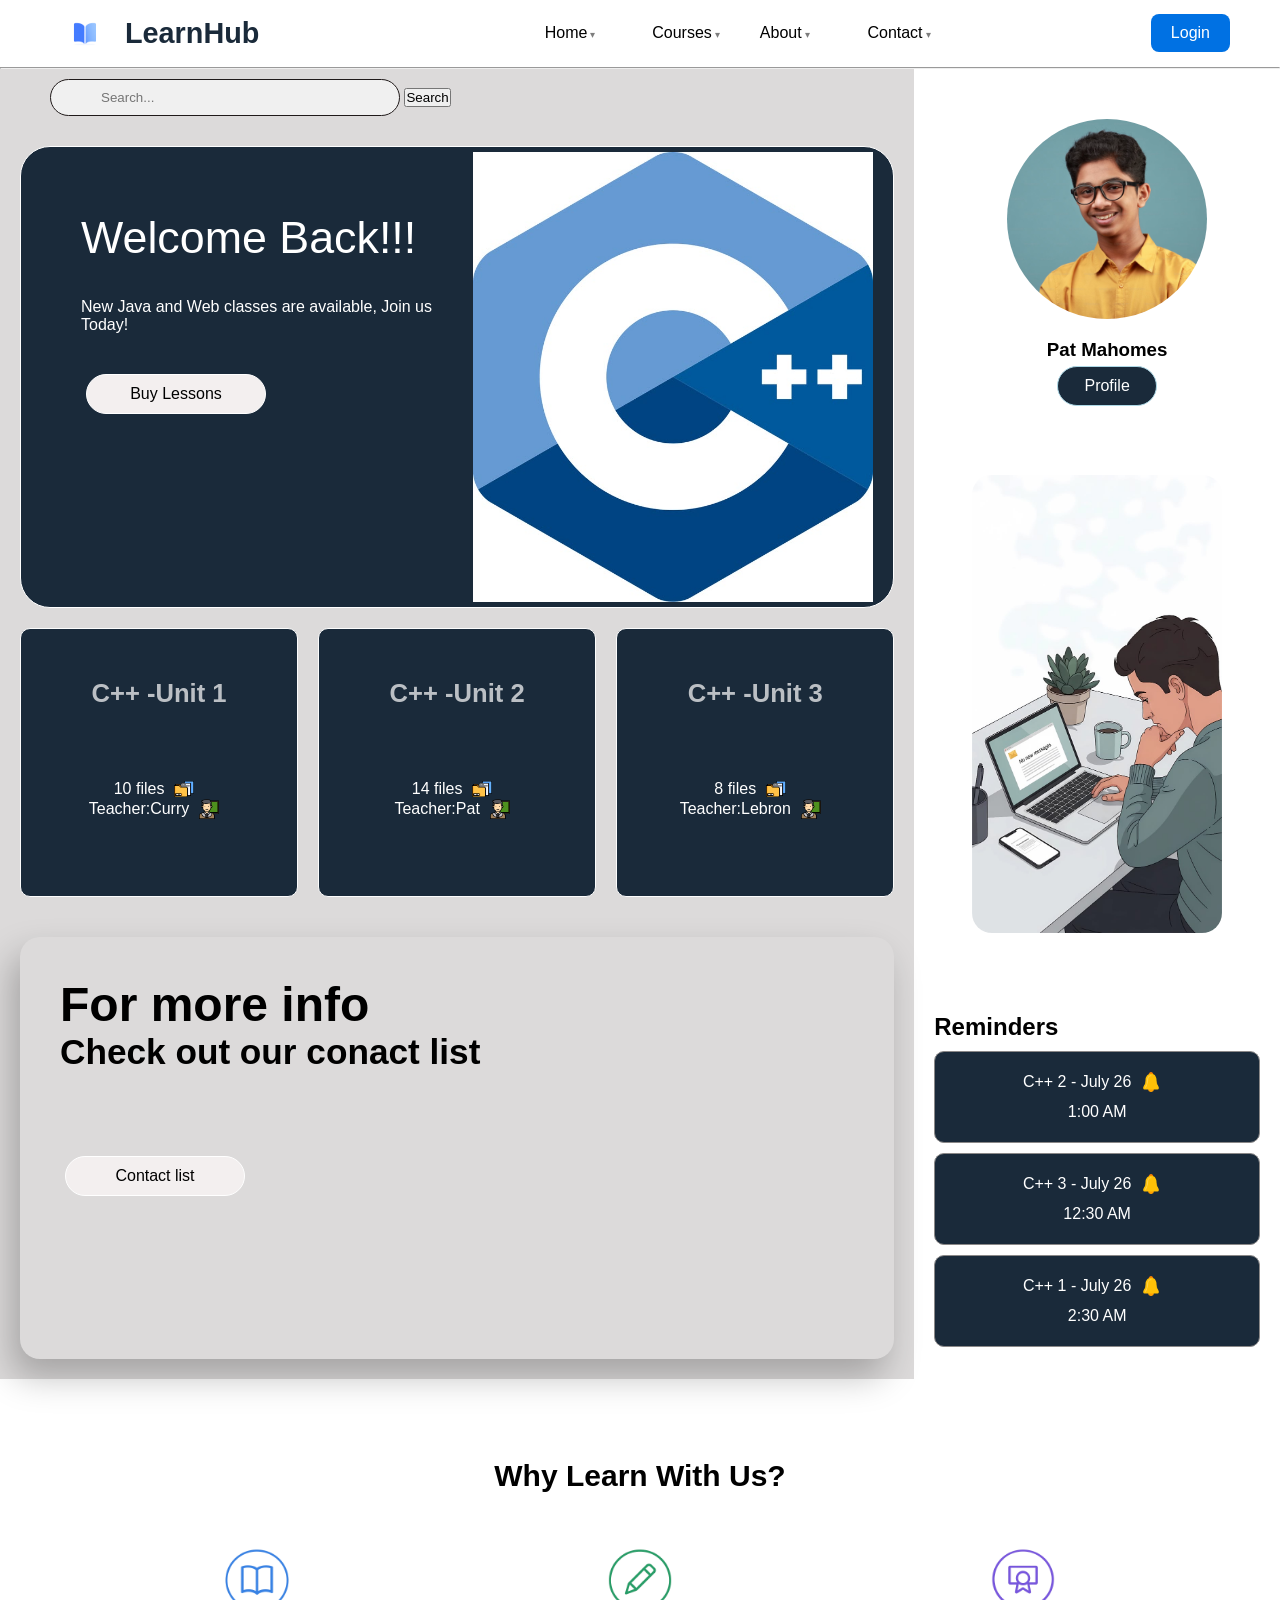
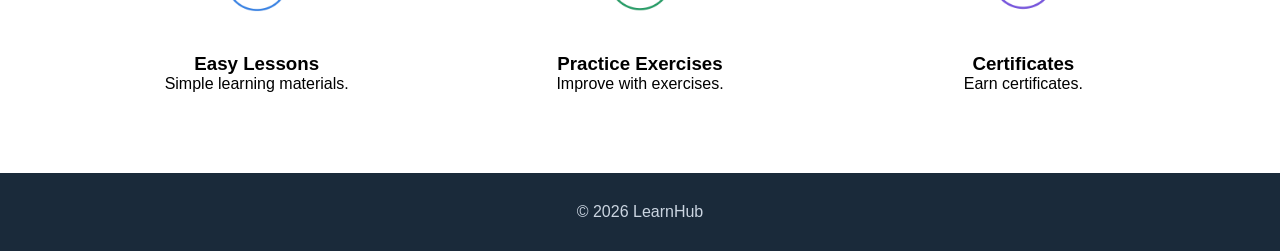
<file: html/c++.html>
<!DOCTYPE html>
<html lang="en">

<head>
    <meta charset="utf-8" />
    <meta name="viewport" content="width=device-width, initial-scale=1.0" />
    <title>Learnhub Dashboard</title>
    <link rel="stylesheet" href="style.css" />
    <link href="https://fonts.googleapis.com/css2?family=Plus+Jakarta+Sans:wght@400;600;700;900&display=swap"
        rel="stylesheet" />
    <link href="https://fonts.googleapis.com/css2?family=Material+Symbols+Outlined:wght,FILL@100..700,0..1&display=swap"
        rel="stylesheet" />
</head>

<body>
    <section class="Whole">
        <div class="header">
            <div class="header-logo">
                <div class="book-logo"><img src="../logos/book_logo.png">
                </div>
                <div class="logo">LearnHub</div>
            </div>

            <ul class="nav">
                <li class="nav-item">
                    <span>Home</span>
                    <ul class="dropdown">
                        <li><a href="blank_space">Dashboard</a></li>
                        <li><a href="blank_space">Blog</a></li>
                        <li><a href="blank_space">Community</a></li>
                        <li><a href="blank_space">Events</a></li>
                    </ul>
                </li>
                <li class="nav-item">
                    <span>Courses</span>
                    <ul class="dropdown">
                        <li><a href="blank_space">Web Development</a></li>
                        <li><a href="blank_space">Data Science</a></li>
                        <li><a href="blank_space">Python Programming </a></li>
                        <li><a href="blank_space">JavaScript</a></li>
                        <li><a href="blank_space">UI / UX Design</a></li>
                        <li><a href="blank_space">Cloud Computing</a></li>
                    </ul>
                </li>
                <li class="nav-item">
                    <span>About</span>
                    <ul class="dropdown">
                        <li><a href="blank_space">Our Story</a></li>
                        <li><a href="blank_space">Our Team</a></li>
                        <li><a href="blank_space">Careers</a></li>
                        <li><a href="blank_space">Mission &amp; Vision</a></li>
                        <li><a href="blank_space">Testimonials</a></li>
                    </ul>
                </li>
                <li class="nav-item">
                    <span>Contact</span>
                    <ul class="dropdown">
                        <li><a href="blank_space">Support</a></li>
                        <li><a href="blank_space">Sales</a></li>
                        <li><a href="blank_space">Feedback</a></li>
                        <li><a href="blank_space">Find Us</a></li>
                        <li><a href="blank_space">Newsletter</a></li>
                    </ul>
                </li>
            </ul>
            <div class="login"><a href="blank-space">Login</a>
            </div>
        </div>
        <hr>
        <div class="main">

            <div class="page">
                <div class="search">
                    <form>
                        <input type="search" placeholder="Search...">
                        <button type="submit">Search</button>
                    </form>
                </div>
                <div class="inpage">
                    <div class="welcome">
                        <span>Welcome Back!!!</span>
                        <p>New Java and Web classes are available,
                            Join us Today!<br>
                        </p>
                        <div class="btn1"><a href="#">Buy Lessons</a></div>
                    </div>
                    <div class="books"><img src="../logos/c++_logo.jpeg"></div>
                </div>

                <div class="Classes">

                    <div class="c1">
                        <h4><a href="https://www.youtube.com/watch?v=AEo4KgwKYoU&list=PLqleLpAMfxGCbdaJ6SoExDfHrTfRDeWeG"
                                class="unit-link1" target="_blank">C++ -Unit 1</a></h4>
                        <div class="img1">10 files<img src="../pictures/file.png"></div>
                        <div class="img2">Teacher:Curry<img src="../pictures/teacher.png"></div>
                    </div>
                    <div class="c1">
                        <h4><a href="https://www.youtube.com/watch?v=eIrMbAQSU34&pp=ygULamF2YSB1bml0IDE%3D"
                                class="unit-link2" target="_blank">C++ -Unit 2</a></h4>
                        <div class="img1">14 files<img src="../pictures/file.png"></div>
                        <div class="img2">Teacher:Pat<img src="../pictures/teacher.png"></div>
                    </div>
                    <div class="c1">
                        <h4><a href="https://www.youtube.com/watch?v=VHbSopMyc4M&list=PLBlnK6fEyqRjicb0pe9mrbrXZ36V7WkyJ"
                                class="unit-link3" target="_blank">C++ -Unit 3</a></h4>
                        <div class="img1">8 files<img src="../pictures/file.png"></div>
                        <div class="img2">Teacher:Lebron<img src="../pictures/teacher.png"></div>
                    </div>
                </div>
                <div class="inpage1">
                    <div class="welcome1">
                        <h2>For more info</h2>
                        <h4>Check out our conact list</h4>
                        <div class="btn1"><a href="#">Contact list</a></div>
                    </div>



                </div>
            </div>
            <div class="rightnav">
                <div class="profile">
                    <div class="img"><img src="../pictures/profile.jpeg">
                        <h3 class="name">Pat Mahomes</a></h3>
                        <div class="profile-btn"> <a href="#" target="_blank">Profile</a></div>
                    </div>
                </div>
                <div class="calander">
                    <img src="../pictures/student 1.jpeg">
                </div>
                <div class="Reminders">
                    <h2>Reminders</h2>
                    <div class="rem1">
                        <div class="img11">C++ 2 - July 26<img src="../logos/bell.png"></div>
                        1:00 AM
                    </div>
                    <div class="rem1">
                        <div class="img11">C++ 3 - July 26<img src="../logos/bell.png"></div>
                        12:30 AM


                    </div>
                    <div class="rem1">
                        <div class="img11">C++ 1 - July 26<img src="../logos/bell.png"></div>
                        2:30 AM
                    </div>
                </div>
            </div>
        </div>
    </section>

    <div class="features">
        <h2>Why Learn With Us?</h2>
        <div class="feature_grid">
            <div class="feature">
                <img src="../pictures/feature_book.png">
                <h3>Easy Lessons</h3>
                <p>Simple learning materials.</p>
            </div>
            <div class="feature">
                <img src="../pictures/feature_pen.png">
                <h3>Practice Exercises</h3>
                <p>Improve with exercises.</p>
            </div>
            <div class="feature">
                <img src="../pictures/feature_certificate.png">
                <h3>Certificates</h3>
                <p>Earn certificates.</p>
            </div>
        </div>
    </div>
    <div class="footer">
        &copy; 2026 LearnHub
    </div>
</file>
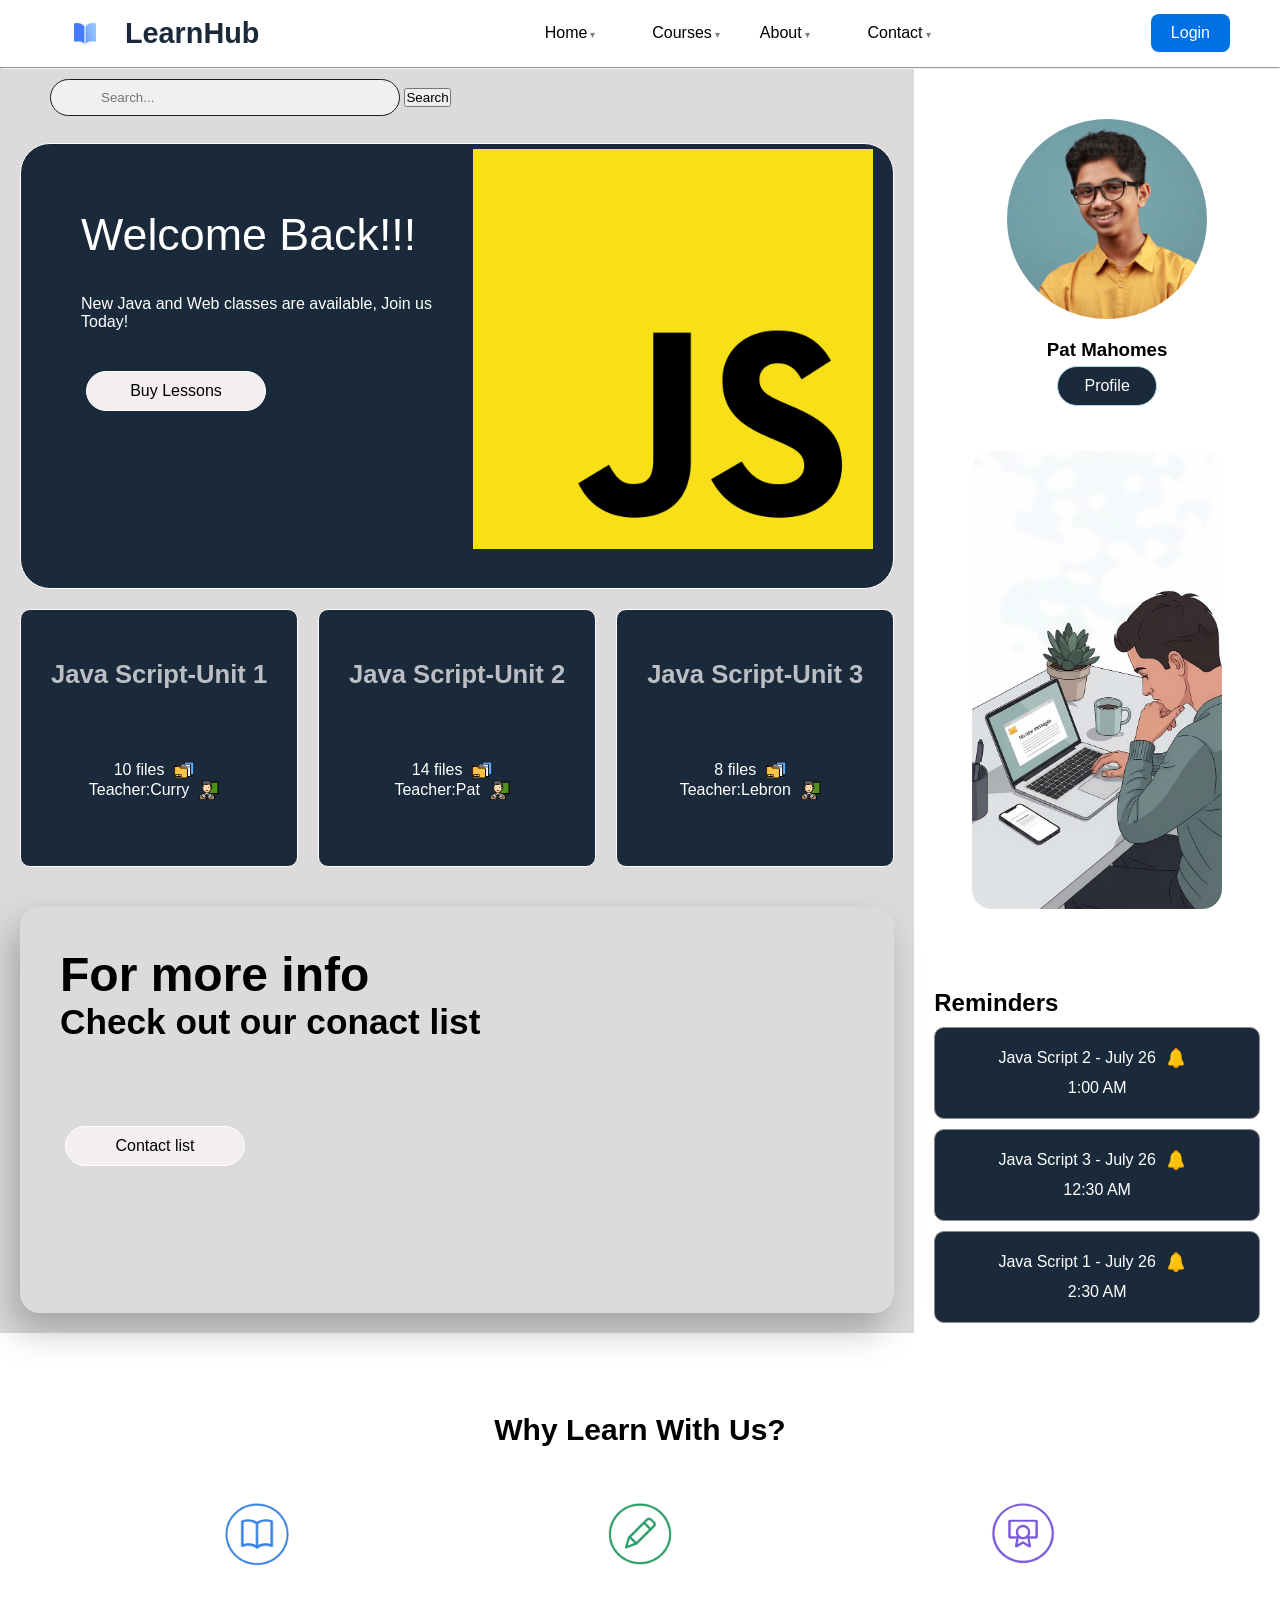
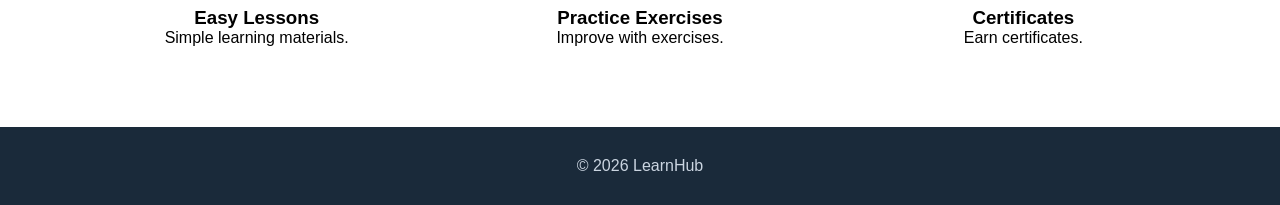
<file: html/code.html>
<!DOCTYPE html>
<html lang="en">

<head>
    <meta charset="utf-8" />
    <meta name="viewport" content="width=device-width, initial-scale=1.0" />
    <title>Learnhub Dashboard</title>
    <link rel="stylesheet" href="style.css" />
    <link href="https://fonts.googleapis.com/css2?family=Plus+Jakarta+Sans:wght@400;600;700;900&display=swap"
        rel="stylesheet" />
    <link href="https://fonts.googleapis.com/css2?family=Material+Symbols+Outlined:wght,FILL@100..700,0..1&display=swap"
        rel="stylesheet" />
</head>

<body>
    <section class="Whole">
        <div class="header">
            <div class="header-logo">
                <div class="book-logo"><img src="../logos/book_logo.png">
                </div>
                <div class="logo">LearnHub</div>
            </div>

            <ul class="nav">
                <li class="nav-item">
                    <span>Home</span>
                    <ul class="dropdown">
                        <li><a href="blank_space">Dashboard</a></li>
                        <li><a href="blank_space">Blog</a></li>
                        <li><a href="blank_space">Community</a></li>
                        <li><a href="blank_space">Events</a></li>
                    </ul>
                </li>
                <li class="nav-item">
                    <span>Courses</span>
                    <ul class="dropdown">
                        <li><a href="blank_space">Web Development</a></li>
                        <li><a href="blank_space">Data Science</a></li>
                        <li><a href="blank_space">Python Programming </a></li>
                        <li><a href="blank_space">JavaScript</a></li>
                        <li><a href="blank_space">UI / UX Design</a></li>
                        <li><a href="blank_space">Cloud Computing</a></li>
                    </ul>
                </li>
                <li class="nav-item">
                    <span>About</span>
                    <ul class="dropdown">
                        <li><a href="blank_space">Our Story</a></li>
                        <li><a href="blank_space">Our Team</a></li>
                        <li><a href="blank_space">Careers</a></li>
                        <li><a href="blank_space">Mission &amp; Vision</a></li>
                        <li><a href="blank_space">Testimonials</a></li>
                    </ul>
                </li>
                <li class="nav-item">
                    <span>Contact</span>
                    <ul class="dropdown">
                        <li><a href="blank_space">Support</a></li>
                        <li><a href="blank_space">Sales</a></li>
                        <li><a href="blank_space">Feedback</a></li>
                        <li><a href="blank_space">Find Us</a></li>
                        <li><a href="blank_space">Newsletter</a></li>
                    </ul>
                </li>
            </ul>
            <div class="login"><a href="blank-space">Login</a>
            </div>
        </div>
        <hr>
        <div class="main">

            <div class="page">
                <div class="search">
                    <form>
                        <input type="search" placeholder="Search...">
                        <button type="submit">Search</button>
                    </form>
                </div>
                <div class="inpage">
                    <div class="welcome">
                        <span>Welcome Back!!!</span>
                        <p>New Java and Web classes are available,
                            Join us Today!<br>
                        </p>
                        <div class="btn1"><a href="#">Buy Lessons</a></div>
                    </div>
                    <div class="books"><img src="../logos/JS logo.png"></div>
                </div>

                <div class="Classes">

                    <div class="c1">
                        <h4><a href="https://www.youtube.com/watch?v=AEo4KgwKYoU&list=PLqleLpAMfxGCbdaJ6SoExDfHrTfRDeWeG"
                                class="unit-link1" target="_blank">Java Script-Unit 1</a></h4>
                        <div class="img1">10 files<img src="../pictures/file.png"></div>
                        <div class="img2">Teacher:Curry<img src="../pictures/teacher.png"></div>
                    </div>
                    <div class="c1">
                        <h4><a href="https://www.youtube.com/watch?v=eIrMbAQSU34&pp=ygULamF2YSB1bml0IDE%3D"
                                class="unit-link2" target="_blank">Java Script-Unit 2</a></h4>
                        <div class="img1">14 files<img src="../pictures/file.png"></div>
                        <div class="img2">Teacher:Pat<img src="../pictures/teacher.png"></div>
                    </div>
                    <div class="c1">
                        <h4><a href="https://www.youtube.com/watch?v=VHbSopMyc4M&list=PLBlnK6fEyqRjicb0pe9mrbrXZ36V7WkyJ"
                                class="unit-link3" target="_blank">Java Script-Unit 3</a></h4>
                        <div class="img1">8 files<img src="../pictures/file.png"></div>
                        <div class="img2">Teacher:Lebron<img src="../pictures/teacher.png"></div>
                    </div>
                </div>
                <div class="inpage1">
                    <div class="welcome1">
                        <h2>For more info</h2>
                        <h4>Check out our conact list</h4>
                        <div class="btn1"><a href="#">Contact list</a></div>
                    </div>



                </div>
            </div>
            <div class="rightnav">
                <div class="profile">
                    <div class="img"><img src="../pictures/profile.jpeg">
                        <h3 class="name">Pat Mahomes</a></h3>
                        <div class="profile-btn"> <a href="#" target="_blank">Profile</a></div>
                    </div>
                </div>
                <div class="calander">
                    <img src="../pictures/student 1.jpeg">
                </div>
                <div class="Reminders">
                    <h2>Reminders</h2>
                    <div class="rem1">
                        <div class="img11">Java Script 2 - July 26<img src="../logos/bell.png"></div>
                        1:00 AM
                    </div>
                    <div class="rem1">
                        <div class="img11">Java Script 3 - July 26<img src="../logos/bell.png"></div>
                        12:30 AM


                    </div>
                    <div class="rem1">
                        <div class="img11">Java Script 1 - July 26<img src="../logos/bell.png"></div>
                        2:30 AM
                    </div>
                </div>
            </div>
        </div>
    </section>

    <div class="features">
        <h2>Why Learn With Us?</h2>
        <div class="feature_grid">
            <div class="feature">
                <img src="../pictures/feature_book.png">
                <h3>Easy Lessons</h3>
                <p>Simple learning materials.</p>
            </div>
            <div class="feature">
                <img src="../pictures/feature_pen.png">
                <h3>Practice Exercises</h3>
                <p>Improve with exercises.</p>
            </div>
            <div class="feature">
                <img src="../pictures/feature_certificate.png">
                <h3>Certificates</h3>
                <p>Earn certificates.</p>
            </div>
        </div>
    </div>
    <div class="footer">
        &copy; 2026 LearnHub
    </div>
</file>
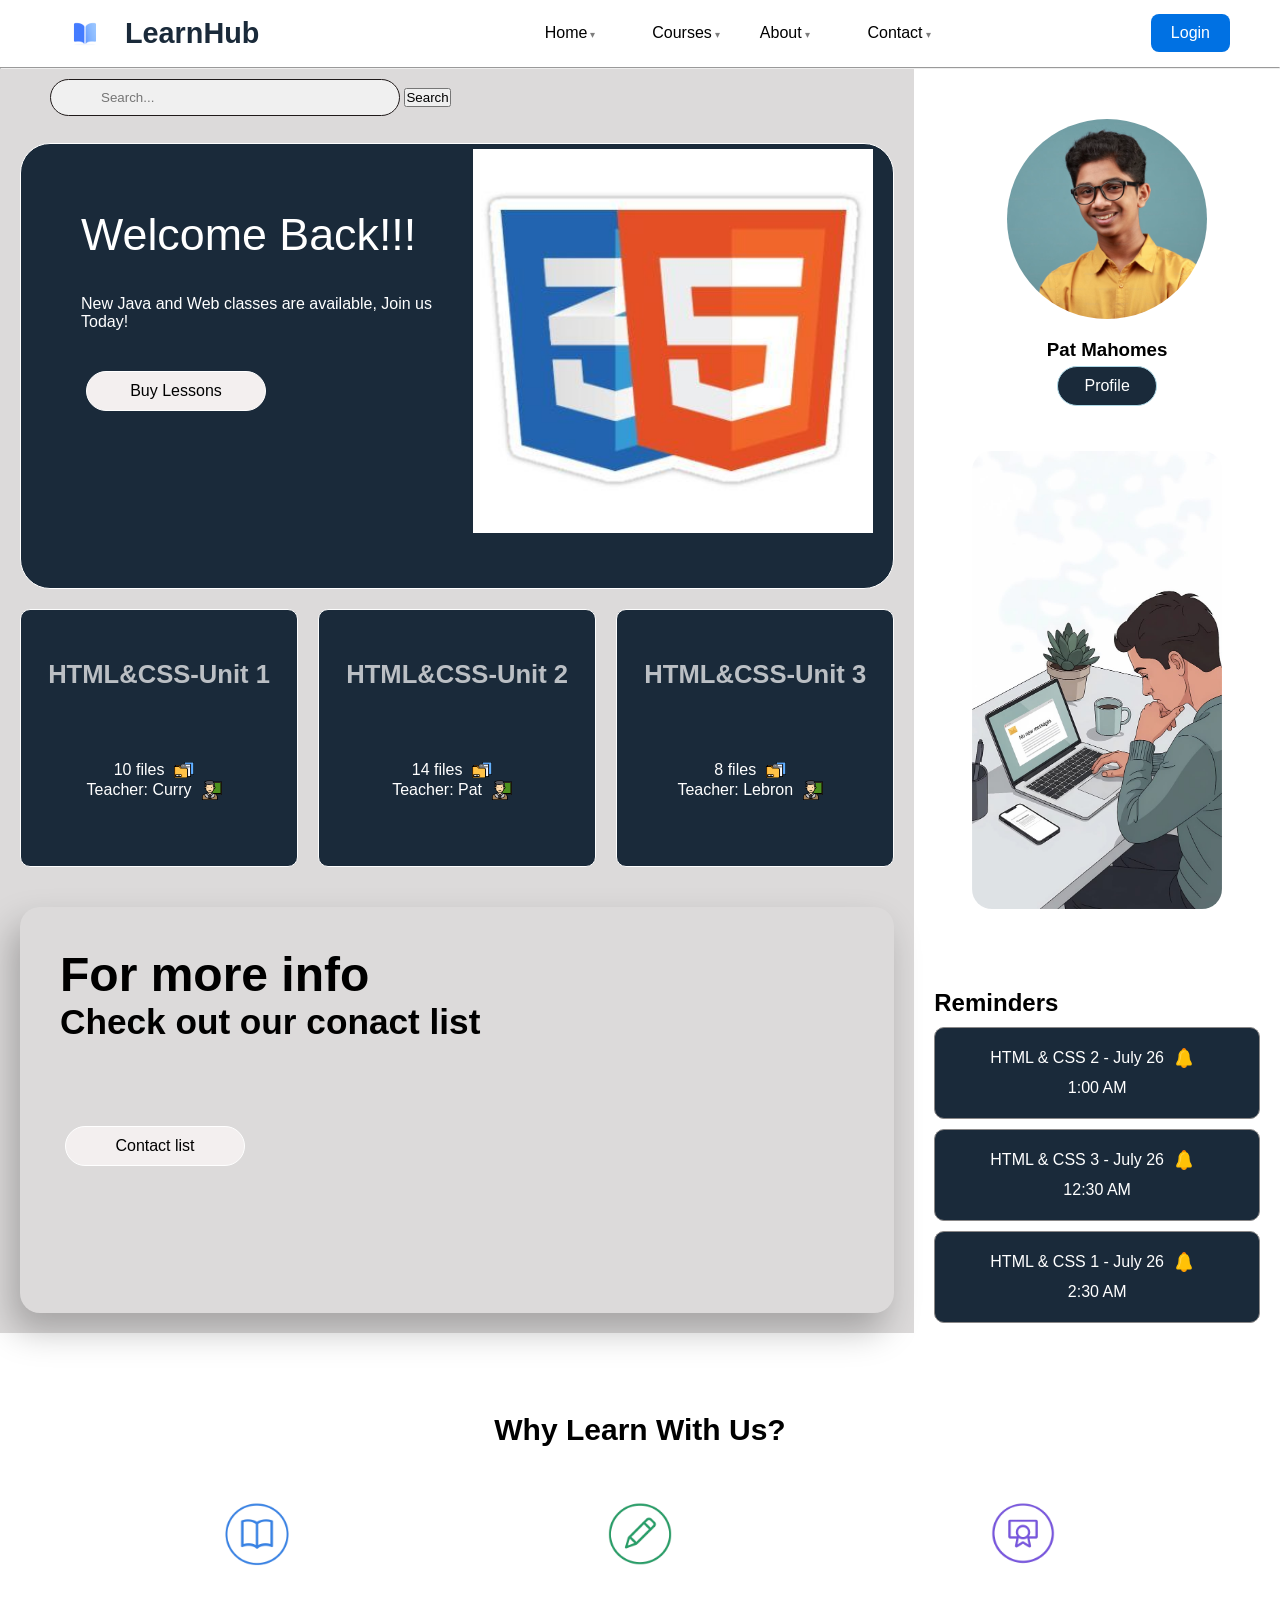
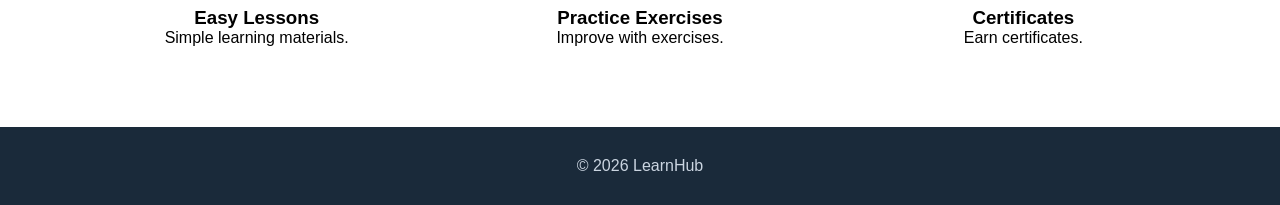
<file: html/Html.html>
<!DOCTYPE html>
<html lang="en">

<head>
    <meta charset="utf-8" />
    <meta name="viewport" content="width=device-width, initial-scale=1.0" />
    <title>Learnhub Dashboard</title>
    <link rel="stylesheet" href="style.css" />
    <link href="https://fonts.googleapis.com/css2?family=Plus+Jakarta+Sans:wght@400;600;700;900&display=swap"
        rel="stylesheet" />
    <link href="https://fonts.googleapis.com/css2?family=Material+Symbols+Outlined:wght,FILL@100..700,0..1&display=swap"
        rel="stylesheet" />
</head>

<body>
    <section class="Whole">
        <div class="header">
            <div class="header-logo">
                <div class="book-logo"><img src="../logos/book_logo.png">
                </div>
                <div class="logo">LearnHub</div>
            </div>

            <ul class="nav">
                <li class="nav-item">
                    <span>Home</span>
                    <ul class="dropdown">
                        <li><a href="blank_space">Dashboard</a></li>
                        <li><a href="blank_space">Blog</a></li>
                        <li><a href="blank_space">Community</a></li>
                        <li><a href="blank_space">Events</a></li>
                    </ul>
                </li>
                <li class="nav-item">
                    <span>Courses</span>
                    <ul class="dropdown">
                        <li><a href="blank_space">Web Development</a></li>
                        <li><a href="blank_space">Data Science</a></li>
                        <li><a href="blank_space">Python Programming </a></li>
                        <li><a href="blank_space">JavaScript</a></li>
                        <li><a href="blank_space">UI / UX Design</a></li>
                        <li><a href="blank_space">Cloud Computing</a></li>
                    </ul>
                </li>
                <li class="nav-item">
                    <span>About</span>
                    <ul class="dropdown">
                        <li><a href="blank_space">Our Story</a></li>
                        <li><a href="blank_space">Our Team</a></li>
                        <li><a href="blank_space">Careers</a></li>
                        <li><a href="blank_space">Mission &amp; Vision</a></li>
                        <li><a href="blank_space">Testimonials</a></li>
                    </ul>
                </li>
                <li class="nav-item">
                    <span>Contact</span>
                    <ul class="dropdown">
                        <li><a href="blank_space">Support</a></li>
                        <li><a href="blank_space">Sales</a></li>
                        <li><a href="blank_space">Feedback</a></li>
                        <li><a href="blank_space">Find Us</a></li>
                        <li><a href="blank_space">Newsletter</a></li>
                    </ul>
                </li>
            </ul>
            <div class="login"><a href="blank-space">Login</a>
            </div>
        </div>
        <hr>
        <div class="main">

            <div class="page">
                <div class="search">
                    <form>
                        <input type="search" placeholder="Search...">
                        <button type="submit">Search</button>
                    </form>
                </div>
                <div class="inpage">
                    <div class="welcome">
                        <span>Welcome Back!!!</span>
                        <p>New Java and Web classes are available,
                            Join us Today!<br>
                        </p>
                        <div class="btn1"><a href="#">Buy Lessons</a></div>
                    </div>
                    <div class="books"><img src="../logos/HTML&CSS_logo.jpg"></div>
                </div>

                <div class="Classes">

                    <div class="c1">
                        <h4><a href="https://www.youtube.com/watch?v=AEo4KgwKYoU&list=PLqleLpAMfxGCbdaJ6SoExDfHrTfRDeWeG"
                                class="unit-link1" target="_blank">HTML&CSS-Unit 1</a></h4>
                        <div class="img1">10 files<img src="../pictures/file.png"></div>
                        <div class="img2">Teacher: Curry<img src="../pictures/teacher.png"></div>
                    </div>
                    <div class="c1">
                        <h4><a href="https://www.youtube.com/watch?v=eIrMbAQSU34&pp=ygULamF2YSB1bml0IDE%3D"
                                class="unit-link2" target="_blank">HTML&CSS-Unit 2</a></h4>
                        <div class="img1">14 files<img src="../pictures/file.png"></div>
                        <div class="img2">Teacher: Pat<img src="../pictures/teacher.png"></div>
                    </div>
                    <div class="c1">
                        <h4><a href="https://www.youtube.com/watch?v=VHbSopMyc4M&list=PLBlnK6fEyqRjicb0pe9mrbrXZ36V7WkyJ"
                                class="unit-link3" target="_blank">HTML&CSS-Unit 3</a></h4>
                        <div class="img1">8 files<img src="../pictures/file.png"></div>
                        <div class="img2">Teacher: Lebron<img src="../pictures/teacher.png"></div>
                    </div>
                </div>
                <div class="inpage1">
                    <div class="welcome1">
                        <h2>For more info</h2>
                        <h4>Check out our conact list</h4>
                        <div class="btn1"><a href="#">Contact list</a></div>
                    </div>



                </div>
            </div>
            <div class="rightnav">
                <div class="profile">
                    <div class="img"><img src="../pictures/profile.jpeg">
                        <h3 class="name">Pat Mahomes</a></h3>
                        <div class="profile-btn"> <a href="#" target="_blank">Profile</a></div>
                    </div>
                </div>
                <div class="calander">
                    <img src="../pictures/student 1.jpeg">
                </div>
                <div class="Reminders">
                    <h2>Reminders</h2>
                    <div class="rem1">
                        <div class="img11">HTML & CSS 2 - July 26<img src="../logos/bell.png"></div>
                        1:00 AM
                    </div>
                    <div class="rem1">
                        <div class="img11">HTML & CSS 3 - July 26<img src="../logos/bell.png"></div>
                        12:30 AM


                    </div>
                    <div class="rem1">
                        <div class="img11">HTML & CSS 1 - July 26<img src="../logos/bell.png"></div>
                        2:30 AM
                    </div>
                </div>
            </div>
        </div>
    </section>

    <div class="features">
        <h2>Why Learn With Us?</h2>
        <div class="feature_grid">
            <div class="feature">
                <img src="../pictures/feature_book.png">
                <h3>Easy Lessons</h3>
                <p>Simple learning materials.</p>
            </div>
            <div class="feature">
                <img src="../pictures/feature_pen.png">
                <h3>Practice Exercises</h3>
                <p>Improve with exercises.</p>
            </div>
            <div class="feature">
                <img src="../pictures/feature_certificate.png">
                <h3>Certificates</h3>
                <p>Earn certificates.</p>
            </div>
        </div>
    </div>
    <div class="footer">
        &copy; 2026 LearnHub
    </div>
</file>
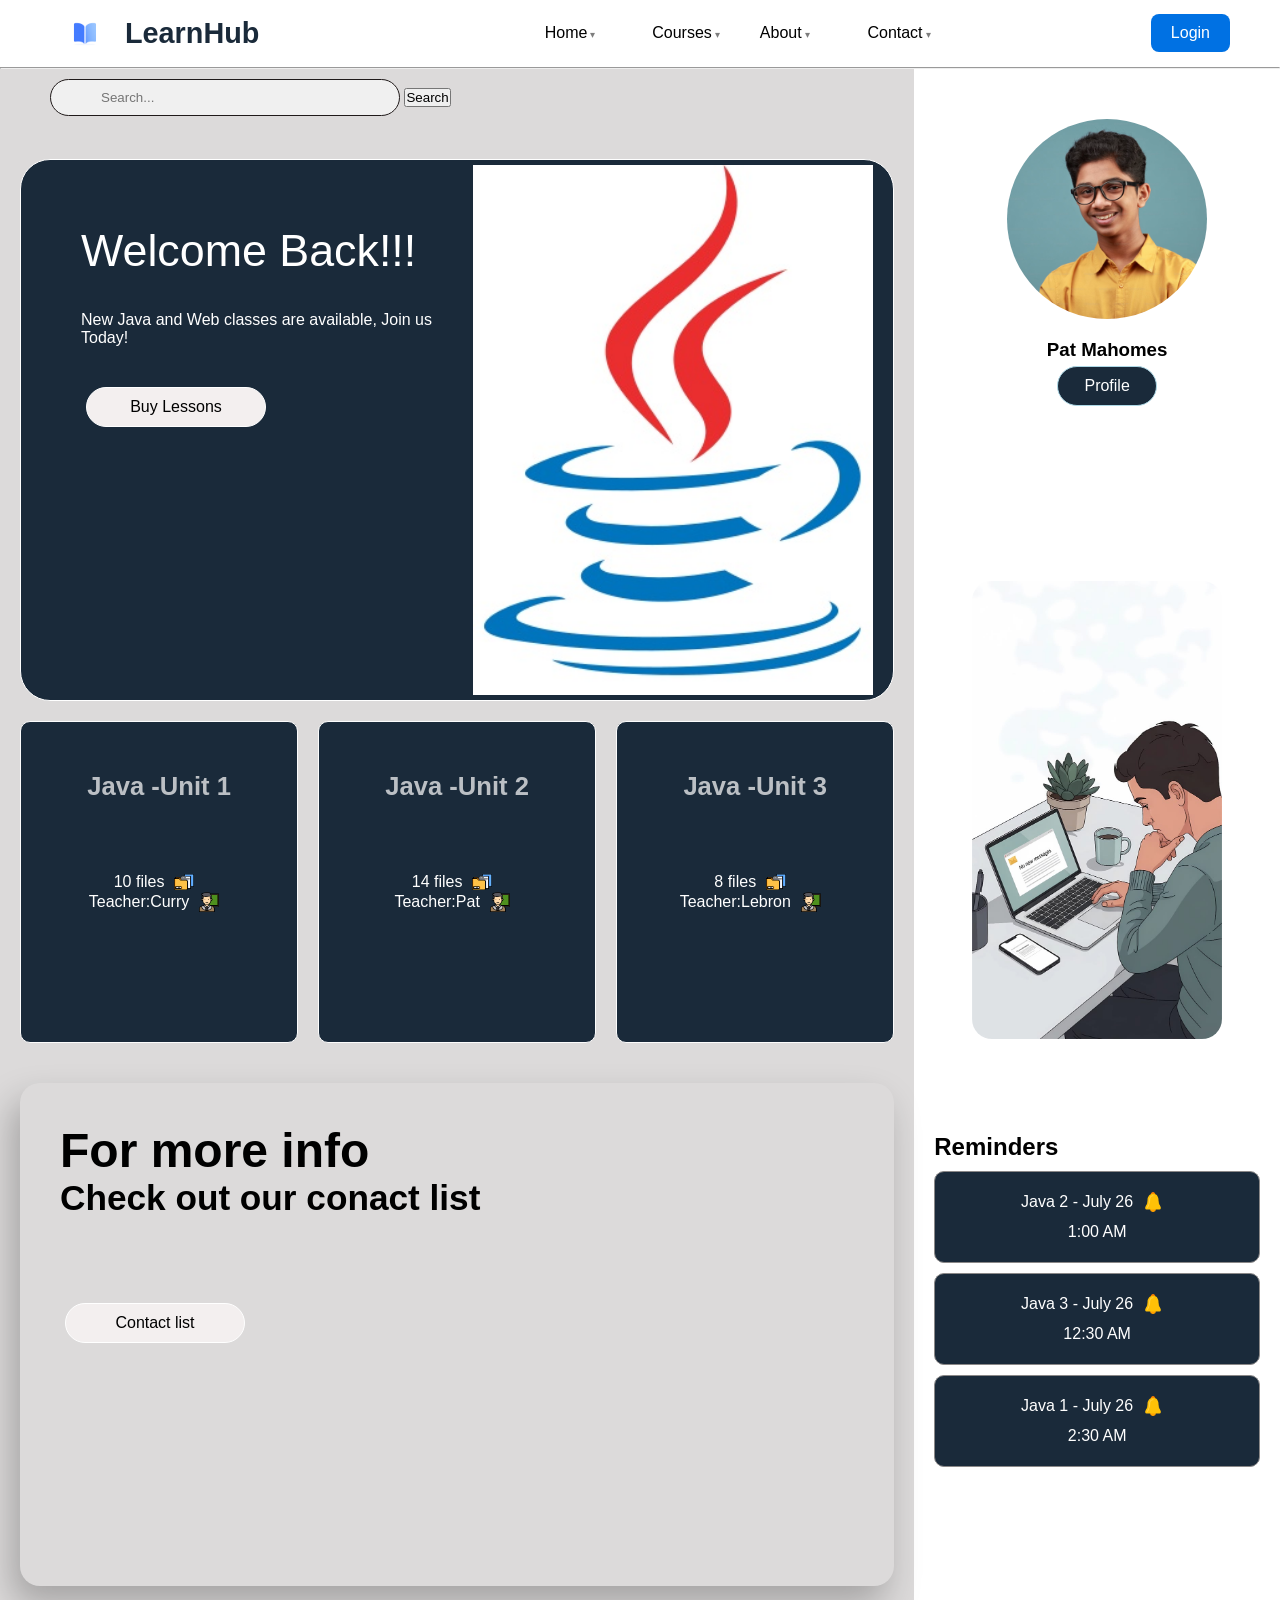
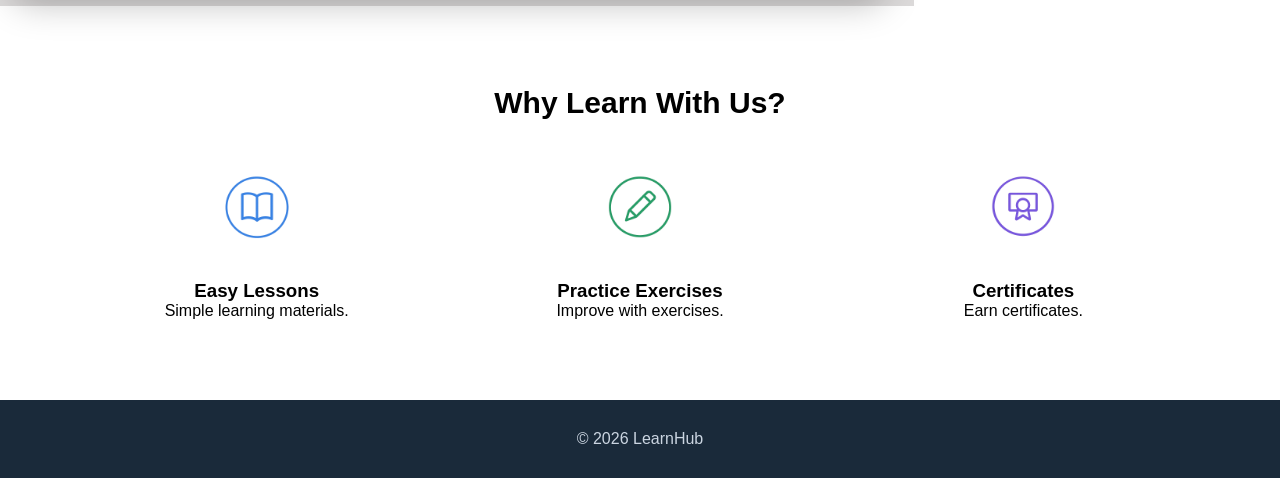
<file: html/Java.html>
<!DOCTYPE html>
<html lang="en">

<head>
    <meta charset="utf-8" />
    <meta name="viewport" content="width=device-width, initial-scale=1.0" />
    <title>Learnhub Dashboard</title>
    <link rel="stylesheet" href="style.css" />
    <link href="https://fonts.googleapis.com/css2?family=Plus+Jakarta+Sans:wght@400;600;700;900&display=swap"
        rel="stylesheet" />
    <link href="https://fonts.googleapis.com/css2?family=Material+Symbols+Outlined:wght,FILL@100..700,0..1&display=swap"
        rel="stylesheet" />
</head>

<body>
    <section class="Whole">
        <div class="header">
            <div class="header-logo">
                <div class="book-logo"><img src="../logos/book_logo.png">
                </div>
                <div class="logo">LearnHub</div>
            </div>

            <ul class="nav">
                <li class="nav-item">
                    <span>Home</span>
                    <ul class="dropdown">
                        <li><a href="blank_space">Dashboard</a></li>
                        <li><a href="blank_space">Blog</a></li>
                        <li><a href="blank_space">Community</a></li>
                        <li><a href="blank_space">Events</a></li>
                    </ul>
                </li>
                <li class="nav-item">
                    <span>Courses</span>
                    <ul class="dropdown">
                        <li><a href="blank_space">Web Development</a></li>
                        <li><a href="blank_space">Data Science</a></li>
                        <li><a href="blank_space">Python Programming </a></li>
                        <li><a href="blank_space">JavaScript</a></li>
                        <li><a href="blank_space">UI / UX Design</a></li>
                        <li><a href="blank_space">Cloud Computing</a></li>
                    </ul>
                </li>
                <li class="nav-item">
                    <span>About</span>
                    <ul class="dropdown">
                        <li><a href="blank_space">Our Story</a></li>
                        <li><a href="blank_space">Our Team</a></li>
                        <li><a href="blank_space">Careers</a></li>
                        <li><a href="blank_space">Mission &amp; Vision</a></li>
                        <li><a href="blank_space">Testimonials</a></li>
                    </ul>
                </li>
                <li class="nav-item">
                    <span>Contact</span>
                    <ul class="dropdown">
                        <li><a href="blank_space">Support</a></li>
                        <li><a href="blank_space">Sales</a></li>
                        <li><a href="blank_space">Feedback</a></li>
                        <li><a href="blank_space">Find Us</a></li>
                        <li><a href="blank_space">Newsletter</a></li>
                    </ul>
                </li>
            </ul>
            <div class="login"><a href="blank-space">Login</a>
            </div>
        </div>
        <hr>
        <div class="main">

            <div class="page">
                <div class="search">
                    <form>
                        <input type="search" placeholder="Search...">
                        <button type="submit">Search</button>
                    </form>
                </div>
                <div class="inpage">
                    <div class="welcome">
                        <span>Welcome Back!!!</span>
                        <p>New Java and Web classes are available,
                            Join us Today!<br>
                        </p>
                        <div class="btn1"><a href="#">Buy Lessons</a></div>
                    </div>
                    <div class="books"><img src="../logos/java_logo.jpeg"></div>
                </div>

                <div class="Classes">

                    <div class="c1">
                        <h4><a href="https://www.youtube.com/watch?v=AEo4KgwKYoU&list=PLqleLpAMfxGCbdaJ6SoExDfHrTfRDeWeG"
                                class="unit-link1" target="_blank">Java -Unit 1</a></h4>
                        <div class="img1">10 files<img src="../pictures/file.png"></div>
                        <div class="img2">Teacher:Curry<img src="../pictures/teacher.png"></div>
                    </div>
                    <div class="c1">
                        <h4><a href="https://www.youtube.com/watch?v=eIrMbAQSU34&pp=ygULamF2YSB1bml0IDE%3D"
                                class="unit-link2" target="_blank">Java -Unit 2</a></h4>
                        <div class="img1">14 files<img src="../pictures/file.png"></div>
                        <div class="img2">Teacher:Pat<img src="../pictures/teacher.png"></div>
                    </div>
                    <div class="c1">
                        <h4><a href="https://www.youtube.com/watch?v=VHbSopMyc4M&list=PLBlnK6fEyqRjicb0pe9mrbrXZ36V7WkyJ"
                                class="unit-link3" target="_blank">Java -Unit 3</a></h4>
                        <div class="img1">8 files<img src="../pictures/file.png"></div>
                        <div class="img2">Teacher:Lebron<img src="../pictures/teacher.png"></div>
                    </div>
                </div>
                <div class="inpage1">
                    <div class="welcome1">
                        <h2>For more info</h2>
                        <h4>Check out our conact list</h4>
                        <div class="btn1"><a href="#">Contact list</a></div>
                    </div>



                </div>
            </div>
            <div class="rightnav">
                <div class="profile">
                    <div class="img"><img src="../pictures/profile.jpeg">
                        <h3 class="name">Pat Mahomes</a></h3>
                        <div class="profile-btn"> <a href="#" target="_blank">Profile</a></div>
                    </div>
                </div>
                <div class="calander">
                    <img src="../pictures/student 1.jpeg">
                </div>
                <div class="Reminders">
                    <h2>Reminders</h2>
                    <div class="rem1">
                        <div class="img11">Java 2 - July 26<img src="../logos/bell.png"></div>
                        1:00 AM
                    </div>
                    <div class="rem1">
                        <div class="img11">Java 3 - July 26<img src="../logos/bell.png"></div>
                        12:30 AM


                    </div>
                    <div class="rem1">
                        <div class="img11">Java 1 - July 26<img src="../logos/bell.png"></div>
                        2:30 AM
                    </div>
                </div>
            </div>
        </div>
    </section>

    <div class="features">
        <h2>Why Learn With Us?</h2>
        <div class="feature_grid">
            <div class="feature">
                <img src="../pictures/feature_book.png">
                <h3>Easy Lessons</h3>
                <p>Simple learning materials.</p>
            </div>
            <div class="feature">
                <img src="../pictures/feature_pen.png">
                <h3>Practice Exercises</h3>
                <p>Improve with exercises.</p>
            </div>
            <div class="feature">
                <img src="../pictures/feature_certificate.png">
                <h3>Certificates</h3>
                <p>Earn certificates.</p>
            </div>
        </div>
    </div>
    <div class="footer">
        &copy; 2026 LearnHub
    </div>
</file>
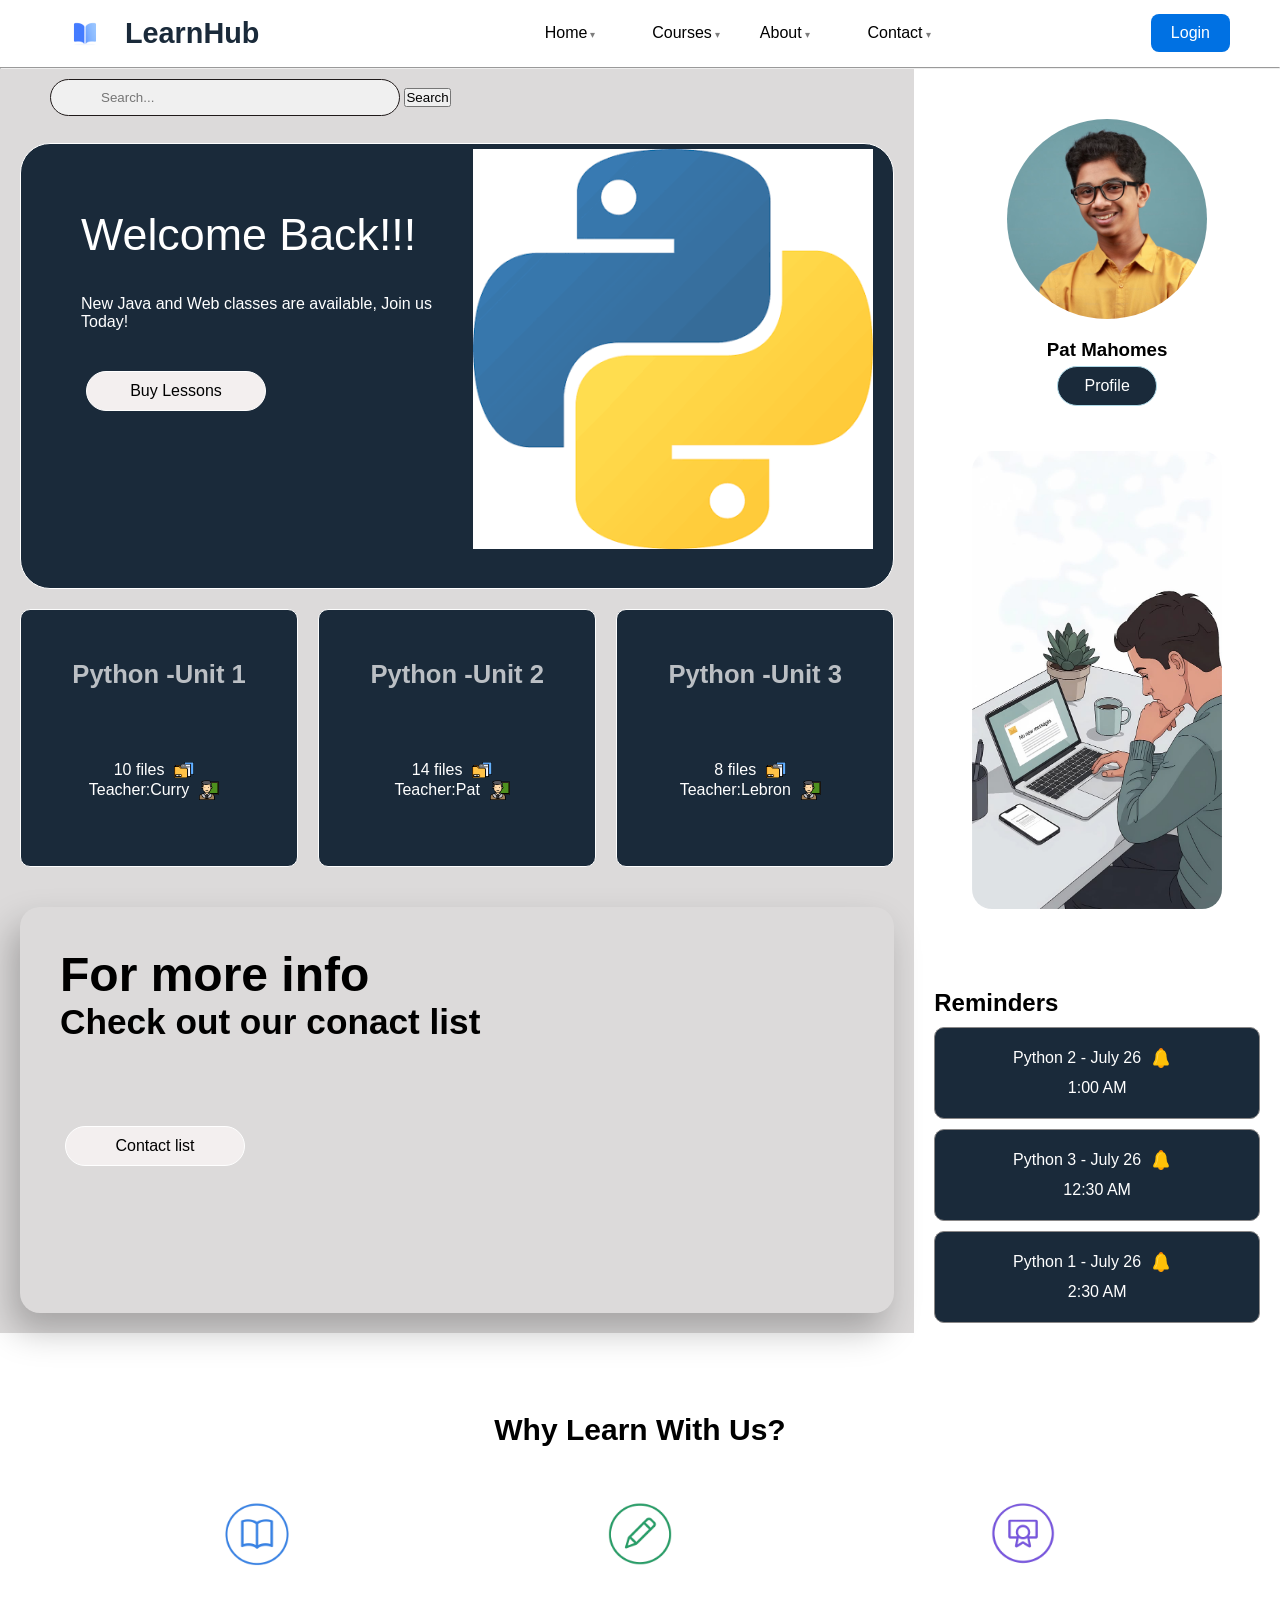
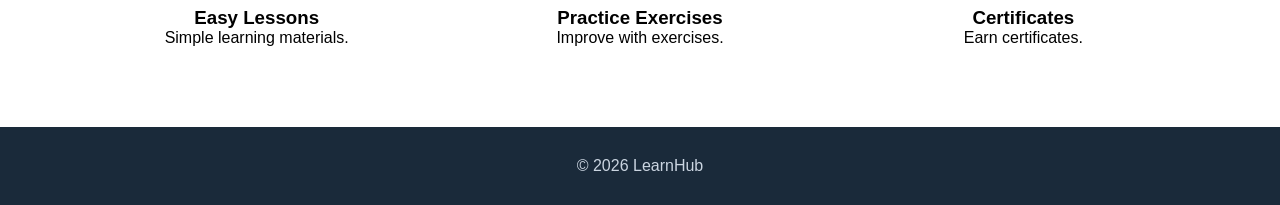
<file: html/Python.html>
<!DOCTYPE html>
<html lang="en">

<head>
    <meta charset="utf-8" />
    <meta name="viewport" content="width=device-width, initial-scale=1.0" />
    <title>Learnhub Dashboard</title>
    <link rel="stylesheet" href="style.css" />
    <link href="https://fonts.googleapis.com/css2?family=Plus+Jakarta+Sans:wght@400;600;700;900&display=swap"
        rel="stylesheet" />
    <link href="https://fonts.googleapis.com/css2?family=Material+Symbols+Outlined:wght,FILL@100..700,0..1&display=swap"
        rel="stylesheet" />
</head>

<body>
    <section class="Whole">
        <div class="header">
            <div class="header-logo">
                <div class="book-logo"><img src="../logos/book_logo.png">
                </div>
                <div class="logo">LearnHub</div>
            </div>

            <ul class="nav">
                <li class="nav-item">
                    <span>Home</span>
                    <ul class="dropdown">
                        <li><a href="blank_space">Dashboard</a></li>
                        <li><a href="blank_space">Blog</a></li>
                        <li><a href="blank_space">Community</a></li>
                        <li><a href="blank_space">Events</a></li>
                    </ul>
                </li>
                <li class="nav-item">
                    <span>Courses</span>
                    <ul class="dropdown">
                        <li><a href="blank_space">Web Development</a></li>
                        <li><a href="blank_space">Data Science</a></li>
                        <li><a href="blank_space">Python Programming </a></li>
                        <li><a href="blank_space">JavaScript</a></li>
                        <li><a href="blank_space">UI / UX Design</a></li>
                        <li><a href="blank_space">Cloud Computing</a></li>
                    </ul>
                </li>
                <li class="nav-item">
                    <span>About</span>
                    <ul class="dropdown">
                        <li><a href="blank_space">Our Story</a></li>
                        <li><a href="blank_space">Our Team</a></li>
                        <li><a href="blank_space">Careers</a></li>
                        <li><a href="blank_space">Mission &amp; Vision</a></li>
                        <li><a href="blank_space">Testimonials</a></li>
                    </ul>
                </li>
                <li class="nav-item">
                    <span>Contact</span>
                    <ul class="dropdown">
                        <li><a href="blank_space">Support</a></li>
                        <li><a href="blank_space">Sales</a></li>
                        <li><a href="blank_space">Feedback</a></li>
                        <li><a href="blank_space">Find Us</a></li>
                        <li><a href="blank_space">Newsletter</a></li>
                    </ul>
                </li>
            </ul>
            <div class="login"><a href="blank-space">Login</a>
            </div>
        </div>
        <hr>
        <div class="main">

            <div class="page">
                <div class="search">
                    <form>
                        <input type="search" placeholder="Search...">
                        <button type="submit">Search</button>
                    </form>
                </div>
                <div class="inpage">
                    <div class="welcome">
                        <span>Welcome Back!!!</span>
                        <p>New Java and Web classes are available,
                            Join us Today!<br>
                        </p>
                        <div class="btn1"><a href="#">Buy Lessons</a></div>
                    </div>
                    <div class="books"><img src="../logos/python_logo.png"></div>
                </div>

                <div class="Classes">

                    <div class="c1">
                        <h4><a href="https://www.youtube.com/watch?v=AEo4KgwKYoU&list=PLqleLpAMfxGCbdaJ6SoExDfHrTfRDeWeG"
                                class="unit-link1" target="_blank">Python -Unit 1</a></h4>
                        <div class="img1">10 files<img src="../pictures/file.png"></div>
                        <div class="img2">Teacher:Curry<img src="../pictures/teacher.png"></div>
                    </div>
                    <div class="c1">
                        <h4><a href="https://www.youtube.com/watch?v=eIrMbAQSU34&pp=ygULamF2YSB1bml0IDE%3D"
                                class="unit-link2" target="_blank">Python -Unit 2</a></h4>
                        <div class="img1">14 files<img src="../pictures/file.png"></div>
                        <div class="img2">Teacher:Pat<img src="../pictures/teacher.png"></div>
                    </div>
                    <div class="c1">
                        <h4><a href="https://www.youtube.com/watch?v=VHbSopMyc4M&list=PLBlnK6fEyqRjicb0pe9mrbrXZ36V7WkyJ"
                                class="unit-link3" target="_blank">Python -Unit 3</a></h4>
                        <div class="img1">8 files<img src="../pictures/file.png"></div>
                        <div class="img2">Teacher:Lebron<img src="../pictures/teacher.png"></div>
                    </div>
                </div>
                <div class="inpage1">
                    <div class="welcome1">
                        <h2>For more info</h2>
                        <h4>Check out our conact list</h4>
                        <div class="btn1"><a href="#">Contact list</a></div>
                    </div>



                </div>
            </div>
            <div class="rightnav">
                <div class="profile">
                    <div class="img"><img src="../pictures/profile.jpeg">
                        <h3 class="name">Pat Mahomes</a></h3>
                        <div class="profile-btn"> <a href="#" target="_blank">Profile</a></div>
                    </div>
                </div>
                <div class="calander">
                    <img src="../pictures/student 1.jpeg">
                </div>
                <div class="Reminders">
                    <h2>Reminders</h2>
                    <div class="rem1">
                        <div class="img11">Python 2 - July 26<img src="../logos/bell.png"></div>
                        1:00 AM
                    </div>
                    <div class="rem1">
                        <div class="img11">Python 3 - July 26<img src="../logos/bell.png"></div>
                        12:30 AM


                    </div>
                    <div class="rem1">
                        <div class="img11">Python 1 - July 26<img src="../logos/bell.png"></div>
                        2:30 AM
                    </div>
                </div>
            </div>
        </div>
    </section>

    <div class="features">
        <h2>Why Learn With Us?</h2>
        <div class="feature_grid">
            <div class="feature">
                <img src="../pictures/feature_book.png">
                <h3>Easy Lessons</h3>
                <p>Simple learning materials.</p>
            </div>
            <div class="feature">
                <img src="../pictures/feature_pen.png">
                <h3>Practice Exercises</h3>
                <p>Improve with exercises.</p>
            </div>
            <div class="feature">
                <img src="../pictures/feature_certificate.png">
                <h3>Certificates</h3>
                <p>Earn certificates.</p>
            </div>
        </div>
    </div>
    <div class="footer">
        &copy; 2026 LearnHub
    </div>
</file>
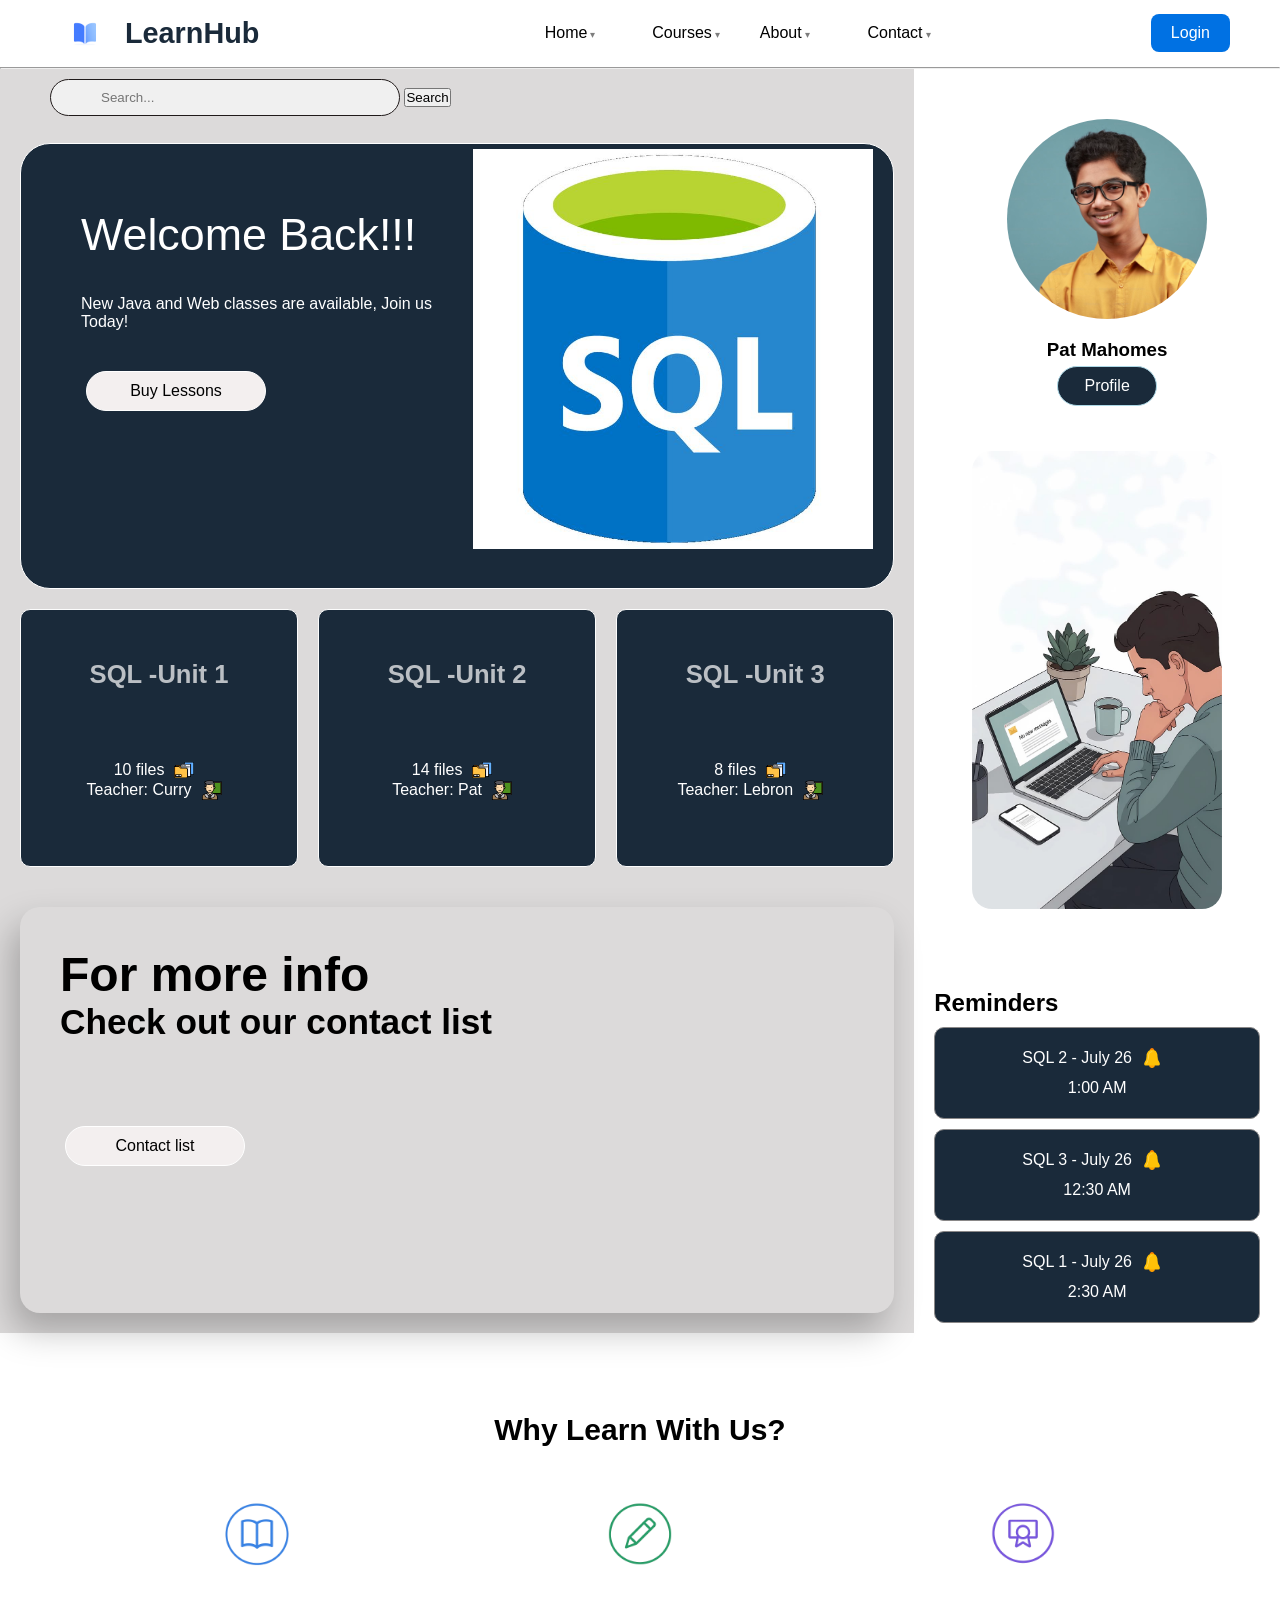
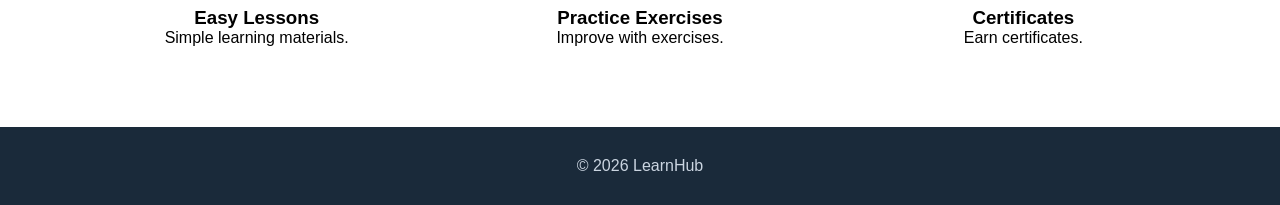
<file: html/sql.html>
<!DOCTYPE html>
<html lang="en">

<head>
    <meta charset="utf-8" />
    <meta name="viewport" content="width=device-width, initial-scale=1.0" />
    <title>Learnhub Dashboard</title>
    <link rel="stylesheet" href="style.css" />
    <link href="https://fonts.googleapis.com/css2?family=Plus+Jakarta+Sans:wght@400;600;700;900&display=swap"
        rel="stylesheet" />
    <link href="https://fonts.googleapis.com/css2?family=Material+Symbols+Outlined:wght,FILL@100..700,0..1&display=swap"
        rel="stylesheet" />
</head>

<body>
    <section class="Whole">
        <div class="header">
            <div class="header-logo">
                <div class="book-logo"><img src="../logos/book_logo.png">
                </div>
                <div class="logo">LearnHub</div>
            </div>

            <ul class="nav">
                <li class="nav-item">
                    <span>Home</span>
                    <ul class="dropdown">
                        <li><a href="#">Dashboard</a></li>
                        <li><a href="#">Blog</a></li>
                        <li><a href="#">Community</a></li>
                        <li><a href="#">Events</a></li>
                    </ul>
                </li>
                <li class="nav-item">
                    <span>Courses</span>
                    <ul class="dropdown">
                        <li><a href="#">Web Development</a></li>
                        <li><a href="#">Data Science</a></li>
                        <li><a href="#">Python Programming </a></li>
                        <li><a href="#">JavaScript</a></li>
                        <li><a href="#">UI / UX Design</a></li>
                        <li><a href="#">Cloud Computing</a></li>
                    </ul>
                </li>
                <li class="nav-item">
                    <span>About</span>
                    <ul class="dropdown">
                        <li><a href="#">Our Story</a></li>
                        <li><a href="#">Our Team</a></li>
                        <li><a href="#">Careers</a></li>
                        <li><a href="#">Mission &amp; Vision</a></li>
                        <li><a href="#">Testimonials</a></li>
                    </ul>
                </li>
                <li class="nav-item">
                    <span>Contact</span>
                    <ul class="dropdown">
                        <li><a href="#">Support</a></li>
                        <li><a href="#">Sales</a></li>
                        <li><a href="#">Feedback</a></li>
                        <li><a href="#">Find Us</a></li>
                        <li><a href="#">Newsletter</a></li>
                    </ul>
                </li>
            </ul>
            <div class="login"><a href="code.html">Login</a>
            </div>
        </div>
        <hr>
        <div class="main">

            <div class="page">
                <div class="search">
                    <form>
                        <input type="search" placeholder="Search...">
                        <button type="submit">Search</button>
                    </form>
                </div>
                <div class="inpage">
                    <div class="welcome">
                        <span>Welcome Back!!!</span>
                        <p>New Java and Web classes are available,
                            Join us Today!<br>
                        </p>
                        <div class="btn1"><a href="#">Buy Lessons</a></div>
                    </div>
                    <div class="books"><img src="../logos/sql_logo.jpg"></div>
                </div>

                <div class="Classes">

                    <div class="c1">
                        <h4><a href="https://www.youtube.com/watch?v=AEo4KgwKYoU&list=PLqleLpAMfxGCbdaJ6SoExDfHrTfRDeWeG"
                                class="unit-link1" target="_blank">SQL -Unit 1</a></h4>
                        <div class="img1">10 files<img src="../pictures/file.png"></div>
                        <div class="img2">Teacher: Curry<img src="../pictures/teacher.png"></div>
                    </div>
                    <div class="c1">
                        <h4><a href="https://www.youtube.com/watch?v=eIrMbAQSU34&pp=ygULamF2YSB1bml0IDE%3D"
                                class="unit-link2" target="_blank">SQL -Unit 2</a></h4>
                        <div class="img1">14 files<img src="../pictures/file.png"></div>
                        <div class="img2">Teacher: Pat<img src="../pictures/teacher.png"></div>
                    </div>
                    <div class="c1">
                        <h4><a href="https://www.youtube.com/watch?v=VHbSopMyc4M&list=PLBlnK6fEyqRjicb0pe9mrbrXZ36V7WkyJ"
                                class="unit-link3" target="_blank">SQL -Unit 3</a></h4>
                        <div class="img1">8 files<img src="../pictures/file.png"></div>
                        <div class="img2">Teacher: Lebron<img src="../pictures/teacher.png"></div>
                    </div>
                </div>
                <div class="inpage1">
                    <div class="welcome1">
                        <h2>For more info</h2>
                        <h4>Check out our contact list</h4>
                        <div class="btn1"><a href="#">Contact list</a></div>
                    </div>



                </div>
            </div>
            <div class="rightnav">
                <div class="profile">
                    <div class="img"><img src="../pictures/profile.jpeg">
                        <h3 class="name">Pat Mahomes</h3>
                        <div class="profile-btn"> <a href="#" target="_blank">Profile</a></div>
                    </div>
                </div>
                <div class="calander">
                    <img src="../pictures/student 1.jpeg">
                </div>
                <div class="Reminders">
                    <h2>Reminders</h2>
                    <div class="rem1">
                        <div class="img11">SQL 2 - July 26<img src="../logos/bell.png"></div>
                        1:00 AM
                    </div>
                    <div class="rem1">
                        <div class="img11">SQL 3 - July 26<img src="../logos/bell.png"></div>
                        12:30 AM


                    </div>
                    <div class="rem1">
                        <div class="img11">SQL 1 - July 26<img src="../logos/bell.png"></div>
                        2:30 AM
                    </div>
                </div>
            </div>
        </div>
    </section>

    <div class="features">
        <h2>Why Learn With Us?</h2>
        <div class="feature_grid">
            <div class="feature">
                <img src="../pictures/feature_book.png">
                <h3>Easy Lessons</h3>
                <p>Simple learning materials.</p>
            </div>
            <div class="feature">
                <img src="../pictures/feature_pen.png">
                <h3>Practice Exercises</h3>
                <p>Improve with exercises.</p>
            </div>
            <div class="feature">
                <img src="../pictures/feature_certificate.png">
                <h3>Certificates</h3>
                <p>Earn certificates.</p>
            </div>
        </div>
    </div>
    <div class="footer">
        &copy; 2026 LearnHub
    </div>
</file>
<file: html/style.css>
* {
  margin: 0;
  padding: 0;
  box-sizing: border-box;
}

body {
  font-family: Arial, sans-serif;
}

.Whole {
  background-color: white
}

.header {
  display: grid;
  grid-template-columns: 1fr 2fr 1fr;
  align-items: center;
  padding: 10px 50px;
}

.header-logo {
  display: flex;
  align-items: center;
  gap: 5px;
}

.book-logo img {
  width: 70px;
  height: auto;
  display: block;
}

.logo {
  font-weight: 700;
  font-size: 1.8rem;
  color: #1a2a3a;
}

/* Navigation */
.nav {
  display: grid;
  grid-template-columns: 1fr 1fr 1fr 1fr;
  justify-content: center;
  justify-self: end;
  gap: 40px;
  list-style: none;
}

.nav-item {
  position: relative;
  cursor: pointer;
}


.nav-item>span {
  font-weight: 500;
  color: black;
}

.nav-item>span:hover {
  color: #0071e3;
}

/* Down‑arrow */
.nav-item>span::after {
  content: "\25BE";
  font-size: 10px;
  opacity: 0.5;
  margin-left: 3px;
}

.dropdown {
  position: absolute;
  min-width: 180px;
  border-radius: 18px;
  background-color: white;
  opacity: 0;
  visibility: hidden;
  list-style: none;
}

/* Show dropdown on hover */
.nav-item:hover .dropdown {
  opacity: 1;
  visibility: visible;
}

.dropdown li a {
  display: block;
  padding: 8px 19px;
  color: #000000;
  text-decoration: none;
  border-radius: 8px;
}

.dropdown li a:hover {
  background: #f0f7ff;
  color: #0071e3;
}



/* Login button */


.login {
  justify-self: end;
  background: #0071e3;
  color: white;
  padding: 10px 20px;
  border-radius: 8px;
  cursor: pointer;
}

.login a {
  text-decoration: none;
  color: white;
}

.login:hover {
  background: #13355A;
}


/* Main */

.main {
  display: grid;
  grid-template-columns: 5fr 2fr;
  width: 100%;
}

input[type="search"] {
  width: 100%;
  max-width: 350px;
  padding: 10px 20px;
  box-sizing: border-box;
  border: 1px solid #201a1a;
  border-radius: 20px;
  outline: none;
  padding: 10px 50px;
  background-color: #f0f0f0;
}

img {
  max-width: 100%;
  height: auto;
  display: block;
}

.nav1 {
  display: flex;
  flex-direction: column;
  width: 100%;
}

.list li {
  border: 1px solid #5fa3e6;
  border-radius: 10px;
  background-color: #5fa3e6;
  color: white;
}

.list li :hover {
  background-color: #13355A;
}

.logo1 img {
  width: 100px;
}

.list ul li {
  text-decoration: none;
  list-style: none;
}

.l1 {
  margin: 20px;
  width: auto;
}

.i1 {
  width: 20px;
  position: center;
  margin: 5px;
  text-align: center;
}

.list a {
  margin: 5px;
  text-align: center;
  display: flex;
  align-items: center;
  text-decoration: none;
  color: #000000;
}

.page {
  display: grid;
  grid-template-rows: 0.5fr 3fr 2fr 3fr;
  margin: 0;
  background-color: rgb(220, 218, 218);

}

.search {
  padding: 10px 50px
}

.Classes {
  display: grid;
  grid-template-columns: 1.5fr 1.5fr 1.5fr;
  gap: 20px;
  margin: 20px;
}

.c1 {
  display: flex;
  flex-direction: column;
  border: 1px solid #fcfcfc;
  background: #1a2a3a;
  padding: 50px 20px;
  color: white;
  border-radius: 10px;
  align-items: center;
}

.c1 h4 {
  padding-bottom: 30%;
}

.inpage {
  display: flex;
  border: 1px solid white;
  background: #1a2a3a;
  padding: 5px 20px;
  border-radius: 30px;

  margin: 0px 20px;

}

.books img {
  width: 400px;

}

.welcome {
  flex: 5;
  text-align: left;
  padding: 60px 40px;
  width: auto;
  max-width: 100%;
  border-radius: 20px;
  width: auto;
  color: white
}

.welcome>span {
  font-size: 280%;
  font-weight: 12%;
}

.welcome p {
  padding-top: 10%;
  padding-bottom: 10%;
}

.inpage1 {
  display: flex;
  padding: 20px;
  margin: 0;
}

.welcome1 {
  flex: 5;
  margin: 0px;
}

.btn1 {
  padding: 10px;
  border: 1px solid rgb(255, 255, 255);
  border-radius: 9999px;
  background-color: rgb(243, 239, 239);
  text-align: center;
  width: 180px;
  margin: 5px;

}



.btn1 a {
  text-decoration: none;
  color: black;
}

.btn1:hover {
  background-color: #1f7ddb;
  color: white;
}

.rightnav {
  display: flex;
  flex-direction: column;
  border-radius: 20px;

}

.profile {
  align-items: center;
  flex: 5;
  color: rgb(0, 0, 0);
  margin-left: 20px;
}

.profile-btn {
  padding: 10px;
  border: 1px solid lightblue;
  border-radius: 9999px;
  background-color: #1a2a3a;
  text-align: center;
  width: 100px;
  margin: 5px;
  color: rgb(0, 0, 0);
}

.profile-btn:hover {
  background-color: #000000;
}

.name {
  margin-top: 20px;
}

.profile-btn a {
  text-decoration: none;
  color: white;
}

.profile img {
  width: 60%;
  max-width: 200px;
  aspect-ratio: 1 / 1;
  border-radius: 50%;
  object-fit: cover;
  font-size: 200%;
}

.img {
  display: flex;
  flex-direction: column;
  align-items: center;
  padding-top: 50px;

}

.welcome1 {
  width: 100%;
  min-height: 250px;
  box-sizing: border-box;


  background-position: center;
  background-size: cover;
  background-repeat: no-repeat;

  border-radius: 20px;
  box-shadow: -8px 18px 35px rgba(0, 0, 0, 0.25);

  padding: 40px;
  text-align: left;
}

.welcome1 h2 {
  font-size: 300%;
}

.welcome1 h4 {
  padding-bottom: 10%;
  font-size: 220%;
}

.welcome1 btn1 {
  font-size: 190%;
}

.Classes .c1 .img1 img {
  width: 20px;
  height: 20px;
  margin-right: 10px;
  gap: 20px;
}

.unit-link1,
.unit-link2,
.unit-link3 {
  text-decoration: none;
  color: white;
  opacity: 0.7;
  font-size: 160%;
}

.unit-link1:hover,
.unit-link2:hover,
.unit-link3:hover {
  opacity: 1;
}


.Classes .c1 .img1 {
  display: flex;
  align-items: center;
  gap: 10px;

}

.Classes .c1 .img2 img {
  width: 20px;
  height: 20px;
  margin-right: 10px;
  gap: 10px;
}

.Classes .c1 .img2 {
  display: flex;
  align-items: center;
  gap: 10px;
}

.Classes .c1 {
  align-items: center;
}


.calander {
  flex: 5;
  margin: 40px 20px;

}

.calander img {
  width: 250px;
  display: block;
  margin: 0 auto;
  border-radius: 20px;
}



/* Reminder*/
.Reminders {
  flex: 5;
  color: rgb(0, 0, 0);
  margin: 40px 20px;
  margin-bottom: 0px;
  gap: 20px;

}

.Reminders .rem1 img {
  width: 20px;
  height: 20px;
  margin-right: 10px;
  gap: 20px;
}

.Reminders .rem1 .img11 {
  display: flex;
  align-items: center;
  gap: 10px;
  align-items: center;
}

.Reminders .rem1 {
  border: 1px solid rgb(138, 136, 136);
  border-radius: 10px;
  background-color: #1a2a3a;
  margin: 10px 0;
  align-items: center;
  color: white;
  line-height: 30px;
}

.Reminders .rem1 {
  border: 1px solid rgb(138, 136, 136);
  border-radius: 10px;
  margin: 10px 0;
  padding: 15px;
  display: flex;
  flex-direction: column;
  justify-content: center;
  align-items: center;
  text-align: center;
}






/* Features */

.features {
  background: white;
  padding: 80px;
}

.features h2 {
  text-align: center;
  margin-bottom: 40px;
  font-size: 30px;
}

.feature_grid {
  display: grid;
  grid-template-columns: repeat(3, 1fr);
  gap: 30px;
}

.feature {
  text-align: center;
}

.feature_grid .feature img {
  width: 100px;
  height: 100px;
  display: block;
  margin: 0 auto 20px;
}

/*Footer*/

.footer {
  text-align: center;
  padding: 30px;
  background: #1a2a3a;
  color: #cbd5e1;
}



/* Responsiveness*/


/* TABLETS (1024px and below) */
@media (max-width: 1024px) {

  .header {
    grid-template-columns: 1fr;
    gap: 20px;
    justify-items: center;
    padding: 20px;
  }

  .nav {
    grid-template-columns: repeat(4, auto);
    justify-content: center;
    gap: 20px;
  }

  .login {
    justify-self: center;
  }

  .main {
    grid-template-columns: 1fr;
    gap: 20px;
  }

  .rightnav {
    display: none;
  }

  .page {
    width: 100%;
  }

  .Classes {
    grid-template-columns: repeat(2, 1fr);
  }

  .books img {
    width: 300px;
  }

  .welcome {
    padding: 60px 40px;
  }

  .welcome1 {
    width: 100%;
  }

  input[type="search"] {
    width: 100%;
    max-width: 350px;
  }

}

/* MOBILE (768px and below) */

@media (max-width:768px) {

  .header {
    grid-template-columns: 1fr;
    text-align: center;
  }

  .header-logo {
    justify-content: center;
  }

  .nav {
    grid-template-columns: repeat(2, auto);
    gap: 15px;
    justify-content: center;
  }

  .main {
    display: flex;
    flex-direction: column;
  }

  .nav1 {
    width: 100%;
  }

  .list ul {
    display: flex;
    flex-wrap: wrap;
    justify-content: center;
    gap: 15px;
  }

  .l1 {
    width: auto;
    margin: 5px;
  }

  .page {
    margin: 0;
    border-radius: 0;
    padding: 15px;
  }

  .search {
    padding: 0;
    margin-bottom: 20px;
  }

  .search form {
    display: flex;
    flex-direction: column;
    gap: 10px;
  }

  input[type="search"] {
    width: 100%;
    max-width: none;
  }

  .search button {
    width: 100%;
    padding: 12px;
  }

  .inpage {
    flex-direction: column;
    align-items: center;
    text-align: center;
    padding: 30px 20px;
  }

  .welcome {
    width: 100%;
    padding: 20px;
  }

  .books img {
    width: 220px;
  }

  .Classes {
    grid-template-columns: 1fr;
  }

  .c1 {
    padding: 30px 20px;
  }

  .inpage1 {
    display: block;
  }

  .welcome1 {
    width: 100%;
    padding: 60px 25px;
  }

  .rightnav {
    display: block;
    margin-top: 30px;
  }

  .profile,
  .calander,
  .Reminders {
    margin: 20px 0;
  }

  .profile img {
    width: 150px;
    height: 150px;
  }

  .calander img {
    width: 100%;
    max-width: 300px;
  }

  .feature_grid {
    display: grid;
    grid-template-columns: 1fr;
  }

}

/* SMALL PHONES (480px) */

@media (max-width:480px) {

  .logo {
    font-size: 1.5rem;
  }

  .book-logo img {
    width: 55px;
  }

  .nav {
    grid-template-columns: 1fr;
    gap: 10px;
  }

  .dropdown {
    position: static;
    opacity: 1;
    visibility: visible;
    display: none;
  }

  .nav-item:hover .dropdown {
    display: block;
  }

  .books img {
    width: 170px;
  }

  .welcome h2 {
    font-size: 26px;
  }

  .welcome h4 {
    font-size: 15px;
  }

  .welcome1 h2 {
    font-size: 24px;
  }

  .btn {
    width: 100%;
    box-sizing: border-box;
  }

  .profile-btn {
    width: 100%;
    box-sizing: border-box;
  }

  .footer {
    padding: 20px;
    font-size: 14px;
  }

  .feature_grid {
    display: grid;
    grid-template-columns: 1fr;
  }

}
/* Large screens */

@media (min-width:1400px) {

  .header,
  .main {
    max-width: 1400px;
    margin-left: auto;
    margin-right: auto;
  }

}
</file>
